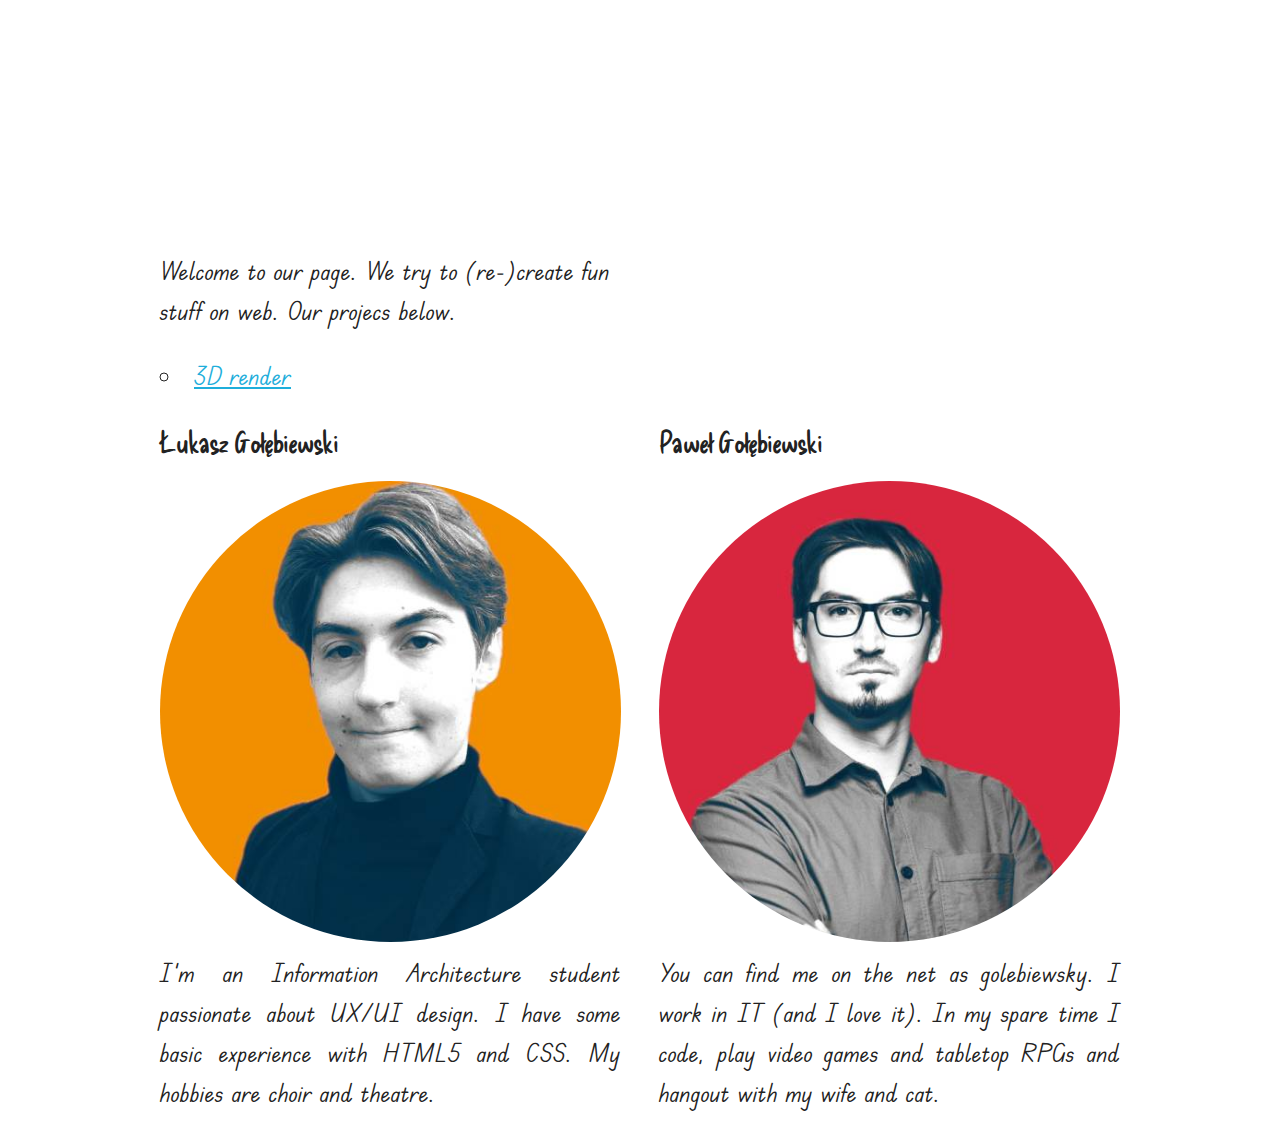
<file: docs/index.html>
<!DOCTYPE html>
<html lang="en">
<head>

  <!-- Basic Page Needs
  –––––––––––––––––––––––––––––––––––––––––––––––––– -->
  <meta charset="utf-8">
  <section class="header">
  <title>Zero Quality Assurance</title>
  </section>
  <meta name="description" content="">
  <meta name="author" content="">

  <!-- Mobile Specific Metas
  –––––––––––––––––––––––––––––––––––––––––––––––––– -->
  <meta name="viewport" content="width=device-width, initial-scale=1">

  <!-- FONT
  –––––––––––––––––––––––––––––––––––––––––––––––––– -->
  <link rel="preconnect" href="https://fonts.googleapis.com">
  <link rel="preconnect" href="https://fonts.gstatic.com" crossorigin>
  <link href="https://fonts.googleapis.com/css2?family=Delicious+Handrawn&family=Edu+TAS+Beginner&display=swap" rel="stylesheet">


  <!-- CSS
  –––––––––––––––––––––––––––––––––––––––––––––––––– -->
  <link rel="stylesheet" href="css/normalize.css">
  <link rel="stylesheet" href="css/skeleton.css">
  <link rel="stylesheet" href="css/custom.css">

  <!-- Favicon
  –––––––––––––––––––––––––––––––––––––––––––––––––– -->
  <link rel="icon" type="image/png" href="images/favicon.png">

</head>
<body>

  <!-- Primary Page Layout
  –––––––––––––––––––––––––––––––––––––––––––––––––– -->
  <div class="container">
    <div class="row">
      <div class="one-half column" style="margin-top: 5%">
        <section class="header">
          <svg viewbox="0 0 120 50" fill="no">
            <path
                 id="zero"
                 d="m 9.0014686,15.275189 c 1.7507694,0.33192 5.6139244,-1.053257 6.5246954,-0.85926 2.026992,1.015202 -7.2963462,6.966027 -6.9337051,9.573069 1.2078393,0.263025 5.3616791,-0.03278 7.4165811,-1.759181 1.346487,-2.258778 3.556225,-3.405357 4.314271,-4.315011 2.329972,-2.795968 -0.225413,-4.330407 -2.885586,-1.138201 -2.086725,2.504066 -2.277303,9.363522 2.116095,6.588747 5.560759,-3.512059 7.239551,-6.784523 7.466566,-6.103458 0.628186,1.884561 -0.404855,4.71879 -0.199478,6.261017 0.369947,2.778032 0.911118,-7.187425 7.224962,-8.445598 l 0.09901,-0.02637 c 4.039082,-5.2533317 7.272151,7.083846 1.809342,8.834655 -3.368013,1.079437 -3.156947,-7.417141 -2.002853,-7.849926"
                 fill="none"
                 stroke="black"
                 stroke-opacity=1
                 stroke-width=1
                 stroke-linecap="round"
                 stroke-linejoin="round"/>
              <path
                 d="m 52.444914,14.39388 c -1.962721,5.980009 -5.661973,11.043608 -7.229586,8.296749 -1.480626,-2.594448 6.207651,-10.077308 7.592329,-9.384969 1.310845,0.655422 -1.702222,10.035622 -1.735397,15.20203 -0.0026,0.381895 4.916873,-15.113915 4.98983,-14.787442 0.04312,0.0652 -2.551864,9.160413 0.144809,8.389941 1.211669,-0.34619 5.589448,-9.619482 5.525674,-9.137683 -0.723745,5.467784 -1.24122,6.420621 -1.897595,10.315779 -0.02939,0.174382 3.092169,-3.793729 3.082581,-3.590143 1.913705,-3.445881 7.603229,-5.891422 7.102929,-5.620724 -3.517204,1.903058 -8.331817,5.302843 -7.79771,8.938286 0.438255,2.983023 7.068399,-6.186421 8.528503,-8.079634 -2.148099,6.037993 -1.044223,10.863762 6.085959,4.3099 0.01803,0.07313 4.50918,-13.6884277 4.422103,-13.3821093 -1.208981,4.2530413 -6.961569,16.7910063 -2.852393,17.1618923 2.543583,0.22958 4.953249,-1.435459 6.135019,-3.0374 1.441556,-1.95409 2.624102,-6.980511 2.821132,-7.186866 -4.35519,13.292782 2.446515,17.068888 12.734739,-5.6124032 -2.565402,3.5984932 -3.825603,16.8123442 -4.309434,15.3059462 -0.78664,-2.35989 1.352968,-5.071417 1.352968,-7.369774 0,-0.425754 -4.664314,0.556684 -5.066977,0.758015 -0.124629,0.06232 1.246947,-0.04682 1.385977,-0.03755 1.256317,0.08376 2.636614,0.277584 3.758405,-0.279837 1.926749,-0.957409 5.877331,-1.411494 8.332221,-1.76202 -0.26102,0.935983 -1.9219,7.012957 -1.17379,8.32415 1.1484,2.012772 7.33899,-11.474 6.63685,-7.566629 -1.03732,5.772598 0.79415,10.679773 -2.1161,12.72862 -2.46779,1.73737 -6.79318,1.720771 -8.46437,-0.57712"
                 id="quality"
                 fill="none"
                 stroke="black"
                 stroke-opacity=1
                 stroke-width=1
                 stroke-linecap="round"
                 stroke-linejoin="round"/>
              <path
                 d="M 88.208882,9.0493484 C 87.270672,8.2249346 89.433336,8.0289696 88.480944,8.8226351"
                 id="dot"
                 fill="none"
                 stroke="black"
                 stroke-opacity=1
                 stroke-width=1
                 stroke-linecap="round"
                 stroke-linejoin="round"/>
               <path
                 d="m 21.776318,32.302701 c -8.847584,4.568007 -8.882602,10.335526 -7.053651,9.746863 2.446844,-0.787533 8.917457,-11.911772 7.726955,-8.368195 -2.454785,7.306763 0.28402,8.690144 5.528695,3.45366 0.115065,-0.114882 0.0041,-0.796974 -0.04456,-0.995767 -0.02568,-0.104855 0.484914,-0.875497 1.623446,-2.19338 0.809024,-0.936467 3.173645,-3.600738 3.500659,-2.011488 0.120344,-2.227819 -4.137143,2.395388 -5.030273,4.013228 -1.771073,3.20817 8.724291,-2.678654 7.617553,1.450972 -1.613318,6.01985 -5.145416,4.6426 -4.806315,3.582066 1.258532,-3.936036 7.525981,-5.235054 11.471671,-7.844268 1.568649,-1.037321 3.740431,-2.312594 3.332682,-2.448511 -0.809185,-0.269729 -2.622847,0.896587 -3.15131,1.314942 -6.054064,4.792701 0.404949,5.778206 1.677675,8.025642 0.827949,1.462024 -1.438082,2.835355 -1.809308,2.676013 3.25781,-2.741701 6.212374,-6.751379 7.265184,-10.27785 -0.05579,1.17681 -3.361784,12.686909 1.359419,6.929725 2.287165,-2.789043 3.973834,-7.470456 4.200128,-7.470456 -0.489007,3.29939 -1.376386,7.328093 -1.894498,10.661805 2.431419,-2.334488 3.475727,-5.181475 4.467146,-8.413065 0.26711,3.108711 -0.696325,3.764273 -0.696325,8.046935 0.568215,-6.16856 3.733745,-10.474476 7.844264,-11.335649"
                 id="assur"
                 fill="none"
                 stroke="black"
                 stroke-opacity=1
                 stroke-width=1
                 stroke-linecap="round"
                 stroke-linejoin="round"/>
                <path
                 d="m 69.933509,32.0462 c -4.632512,0.0084 -11.79077,11.795275 -7.149834,9.330067 2.985434,-1.585837 6.132596,-6.215798 5.9956,-6.123863 -2.293139,1.538872 0.194782,13.835746 6.373919,2.205711 0.07637,-0.143744 0.0892,-2.872146 0.354936,-3.536481 -0.606533,2.93756 1.615879,10.293065 0.743909,6.982581 -0.863054,-3.276894 2.877764,-10.908964 5.369502,-5.141574 2.542806,5.885614 0.602934,5.193788 3.994189,2.394051 0.120181,-0.09921 3.126782,-5.84642 5.508174,-6.248139 -5.882728,2.842467 -9.130577,17.513815 6.833124,4.715207 1.707919,-0.557806 5.597912,-2.628349 5.818472,-4.282558 0.43035,-3.227591 -5.346842,-1.473483 -6.091785,3.270336 -2.130466,7.704321 7.612635,2.186309 10.003345,0.224441"
                 id="ance"
                 fill="none"
                 stroke="black"
                 stroke-opacity=1
                 stroke-width=1
                 stroke-linecap="round"
                 stroke-linejoin="round"/>
          </svg>
        </section>
        <p>Welcome to our page. We try to (re-)create fun stuff on web. Our projecs below.</p>
        <ul>
          <li><a href='projects/3D-render/index.html'>3D render</a></li>
        </ul>
      </div>
    </div>
    <div class="row">
      <div class="one-half column">
        <h4>Łukasz Gołębiewski</h4>
        <img class="u-max-full-width meimg" src="images/lukasz.jpg">
        <section class="creator-info">
        <p>I'm an Information Architecture student passionate about UX/UI design. I have some basic experience with HTML5 and CSS. My hobbies are choir and theatre.</p>
        </section>
      </div>
      <div class="one-half column">
        <h4>Paweł Gołębiewski</h4>
        <img class="u-max-full-width meimg" src="images/pawel.jpg">
        <section class="creator-info">
        <p>You can find me on the net as golebiewsky. I work in IT (and I love it). In my spare time I code, play video games and tabletop RPGs and hangout with my wife and cat.</p>
        </section>
      </div>
    </div>
  </div>

<!-- End Document
  –––––––––––––––––––––––––––––––––––––––––––––––––– -->
</body>
</html>
</file>
<file: docs/css/skeleton.css>
/*
* Skeleton V2.0.4
* Copyright 2014, Dave Gamache
* www.getskeleton.com
* Free to use under the MIT license.
* http://www.opensource.org/licenses/mit-license.php
* 12/29/2014
*/


/* Table of contents
––––––––––––––––––––––––––––––––––––––––––––––––––
- Grid
- Base Styles
- Typography
- Links
- Buttons
- Forms
- Lists
- Code
- Tables
- Spacing
- Utilities
- Clearing
- Media Queries
*/


/* Grid
–––––––––––––––––––––––––––––––––––––––––––––––––– */
.container {
  position: relative;
  width: 100%;
  max-width: 960px;
  margin: 0 auto;
  padding: 0 20px;
  box-sizing: border-box; }
.column,
.columns {
  width: 100%;
  float: left;
  box-sizing: border-box; }

/* For devices larger than 400px */
@media (min-width: 400px) {
  .container {
    width: 85%;
    padding: 0; }
}

/* For devices larger than 550px */
@media (min-width: 550px) {
  .container {
    width: 80%; }
  .column,
  .columns {
    margin-left: 4%; }
  .column:first-child,
  .columns:first-child {
    margin-left: 0; }

  .one.column,
  .one.columns                    { width: 4.66666666667%; }
  .two.columns                    { width: 13.3333333333%; }
  .three.columns                  { width: 22%;            }
  .four.columns                   { width: 30.6666666667%; }
  .five.columns                   { width: 39.3333333333%; }
  .six.columns                    { width: 48%;            }
  .seven.columns                  { width: 56.6666666667%; }
  .eight.columns                  { width: 65.3333333333%; }
  .nine.columns                   { width: 74.0%;          }
  .ten.columns                    { width: 82.6666666667%; }
  .eleven.columns                 { width: 91.3333333333%; }
  .twelve.columns                 { width: 100%; margin-left: 0; }

  .one-third.column               { width: 30.6666666667%; }
  .two-thirds.column              { width: 65.3333333333%; }

  .one-half.column                { width: 48%; }

  /* Offsets */
  .offset-by-one.column,
  .offset-by-one.columns          { margin-left: 8.66666666667%; }
  .offset-by-two.column,
  .offset-by-two.columns          { margin-left: 17.3333333333%; }
  .offset-by-three.column,
  .offset-by-three.columns        { margin-left: 26%;            }
  .offset-by-four.column,
  .offset-by-four.columns         { margin-left: 34.6666666667%; }
  .offset-by-five.column,
  .offset-by-five.columns         { margin-left: 43.3333333333%; }
  .offset-by-six.column,
  .offset-by-six.columns          { margin-left: 52%;            }
  .offset-by-seven.column,
  .offset-by-seven.columns        { margin-left: 60.6666666667%; }
  .offset-by-eight.column,
  .offset-by-eight.columns        { margin-left: 69.3333333333%; }
  .offset-by-nine.column,
  .offset-by-nine.columns         { margin-left: 78.0%;          }
  .offset-by-ten.column,
  .offset-by-ten.columns          { margin-left: 86.6666666667%; }
  .offset-by-eleven.column,
  .offset-by-eleven.columns       { margin-left: 95.3333333333%; }

  .offset-by-one-third.column,
  .offset-by-one-third.columns    { margin-left: 34.6666666667%; }
  .offset-by-two-thirds.column,
  .offset-by-two-thirds.columns   { margin-left: 69.3333333333%; }

  .offset-by-one-half.column,
  .offset-by-one-half.columns     { margin-left: 52%; }

}


/* Base Styles
–––––––––––––––––––––––––––––––––––––––––––––––––– */
/* NOTE
html is set to 62.5% so that all the REM measurements throughout Skeleton
are based on 10px sizing. So basically 1.5rem = 15px :) */
html {
  font-size: 62.5%; }
body {
  font-size: 1.5em; /* currently ems cause chrome bug misinterpreting rems on body element */
  line-height: 1.6;
  font-weight: 400;
  font-family: "Raleway", "HelveticaNeue", "Helvetica Neue", Helvetica, Arial, sans-serif;
  color: #222; }


/* Typography
–––––––––––––––––––––––––––––––––––––––––––––––––– */
h1, h2, h3, h4, h5, h6 {
  margin-top: 0;
  margin-bottom: 2rem;
  font-weight: 300; }
h1 { font-size: 4.0rem; line-height: 1.2;  letter-spacing: -.1rem;}
h2 { font-size: 3.6rem; line-height: 1.25; letter-spacing: -.1rem; }
h3 { font-size: 3.0rem; line-height: 1.3;  letter-spacing: -.1rem; }
h4 { font-size: 2.4rem; line-height: 1.35; letter-spacing: -.08rem; }
h5 { font-size: 1.8rem; line-height: 1.5;  letter-spacing: -.05rem; }
h6 { font-size: 1.5rem; line-height: 1.6;  letter-spacing: 0; }

/* Larger than phablet */
@media (min-width: 550px) {
  h1 { font-size: 5.0rem; }
  h2 { font-size: 4.2rem; }
  h3 { font-size: 3.6rem; }
  h4 { font-size: 3.0rem; }
  h5 { font-size: 2.4rem; }
  h6 { font-size: 1.5rem; }
}

p {
  margin-top: 0; }


/* Links
–––––––––––––––––––––––––––––––––––––––––––––––––– */
a {
  color: #1EAEDB; }
a:hover {
  color: #0FA0CE; }


/* Buttons
–––––––––––––––––––––––––––––––––––––––––––––––––– */
.button,
button,
input[type="submit"],
input[type="reset"],
input[type="button"] {
  display: inline-block;
  height: 38px;
  padding: 0 30px;
  color: #555;
  text-align: center;
  font-size: 11px;
  font-weight: 600;
  line-height: 38px;
  letter-spacing: .1rem;
  text-transform: uppercase;
  text-decoration: none;
  white-space: nowrap;
  background-color: transparent;
  border-radius: 4px;
  border: 1px solid #bbb;
  cursor: pointer;
  box-sizing: border-box; }
.button:hover,
button:hover,
input[type="submit"]:hover,
input[type="reset"]:hover,
input[type="button"]:hover,
.button:focus,
button:focus,
input[type="submit"]:focus,
input[type="reset"]:focus,
input[type="button"]:focus {
  color: #333;
  border-color: #888;
  outline: 0; }
.button.button-primary,
button.button-primary,
input[type="submit"].button-primary,
input[type="reset"].button-primary,
input[type="button"].button-primary {
  color: #FFF;
  background-color: #33C3F0;
  border-color: #33C3F0; }
.button.button-primary:hover,
button.button-primary:hover,
input[type="submit"].button-primary:hover,
input[type="reset"].button-primary:hover,
input[type="button"].button-primary:hover,
.button.button-primary:focus,
button.button-primary:focus,
input[type="submit"].button-primary:focus,
input[type="reset"].button-primary:focus,
input[type="button"].button-primary:focus {
  color: #FFF;
  background-color: #1EAEDB;
  border-color: #1EAEDB; }


/* Forms
–––––––––––––––––––––––––––––––––––––––––––––––––– */
input[type="email"],
input[type="number"],
input[type="search"],
input[type="text"],
input[type="tel"],
input[type="url"],
input[type="password"],
textarea,
select {
  height: 38px;
  padding: 6px 10px; /* The 6px vertically centers text on FF, ignored by Webkit */
  background-color: #fff;
  border: 1px solid #D1D1D1;
  border-radius: 4px;
  box-shadow: none;
  box-sizing: border-box; }
/* Removes awkward default styles on some inputs for iOS */
input[type="email"],
input[type="number"],
input[type="search"],
input[type="text"],
input[type="tel"],
input[type="url"],
input[type="password"],
textarea {
  -webkit-appearance: none;
     -moz-appearance: none;
          appearance: none; }
textarea {
  min-height: 65px;
  padding-top: 6px;
  padding-bottom: 6px; }
input[type="email"]:focus,
input[type="number"]:focus,
input[type="search"]:focus,
input[type="text"]:focus,
input[type="tel"]:focus,
input[type="url"]:focus,
input[type="password"]:focus,
textarea:focus,
select:focus {
  border: 1px solid #33C3F0;
  outline: 0; }
label,
legend {
  display: block;
  margin-bottom: .5rem;
  font-weight: 600; }
fieldset {
  padding: 0;
  border-width: 0; }
input[type="checkbox"],
input[type="radio"] {
  display: inline; }
label > .label-body {
  display: inline-block;
  margin-left: .5rem;
  font-weight: normal; }


/* Lists
–––––––––––––––––––––––––––––––––––––––––––––––––– */
ul {
  list-style: circle inside; }
ol {
  list-style: decimal inside; }
ol, ul {
  padding-left: 0;
  margin-top: 0; }
ul ul,
ul ol,
ol ol,
ol ul {
  margin: 1.5rem 0 1.5rem 3rem;
  font-size: 90%; }
li {
  margin-bottom: 1rem; }


/* Code
–––––––––––––––––––––––––––––––––––––––––––––––––– */
code {
  padding: .2rem .5rem;
  margin: 0 .2rem;
  font-size: 90%;
  white-space: nowrap;
  background: #F1F1F1;
  border: 1px solid #E1E1E1;
  border-radius: 4px; }
pre > code {
  display: block;
  padding: 1rem 1.5rem;
  white-space: pre; }


/* Tables
–––––––––––––––––––––––––––––––––––––––––––––––––– */
th,
td {
  padding: 12px 15px;
  text-align: left;
  border-bottom: 1px solid #E1E1E1; }
th:first-child,
td:first-child {
  padding-left: 0; }
th:last-child,
td:last-child {
  padding-right: 0; }


/* Spacing
–––––––––––––––––––––––––––––––––––––––––––––––––– */
button,
.button {
  margin-bottom: 1rem; }
input,
textarea,
select,
fieldset {
  margin-bottom: 1.5rem; }
pre,
blockquote,
dl,
figure,
table,
p,
ul,
ol,
form {
  margin-bottom: 2.5rem; }


/* Utilities
–––––––––––––––––––––––––––––––––––––––––––––––––– */
.u-full-width {
  width: 100%;
  box-sizing: border-box; }
.u-max-full-width {
  max-width: 100%;
  box-sizing: border-box; }
.u-pull-right {
  float: right; }
.u-pull-left {
  float: left; }


/* Misc
–––––––––––––––––––––––––––––––––––––––––––––––––– */
hr {
  margin-top: 3rem;
  margin-bottom: 3.5rem;
  border-width: 0;
  border-top: 1px solid #E1E1E1; }


/* Clearing
–––––––––––––––––––––––––––––––––––––––––––––––––– */

/* Self Clearing Goodness */
.container:after,
.row:after,
.u-cf {
  content: "";
  display: table;
  clear: both; }


/* Media Queries
–––––––––––––––––––––––––––––––––––––––––––––––––– */
/*
Note: The best way to structure the use of media queries is to create the queries
near the relevant code. For example, if you wanted to change the styles for buttons
on small devices, paste the mobile query code up in the buttons section and style it
there.
*/


/* Larger than mobile */
@media (min-width: 400px) {}

/* Larger than phablet (also point when grid becomes active) */
@media (min-width: 550px) {}

/* Larger than tablet */
@media (min-width: 750px) {}

/* Larger than desktop */
@media (min-width: 1000px) {}

/* Larger than Desktop HD */
@media (min-width: 1200px) {}
</file>
<file: docs/css/custom.css>
body {
	font-family: 'Edu TAS Beginner', cursive;
	font-size: 2.5em;
}

h1, h2, h3, h4 {
	font-family: 'Delicious Handrawn', cursive;
}

img {
	border-radius: 100%;
}

.header {
	text-align: center;
}

.creator-info {
	text-align: justify;
}

#zero {
	stroke-dasharray: 104;
	stroke-dashoffset: 104;
	animation: anim 1s ease;
	animation-fill-mode: forwards;
  }
  
  #quality {
	stroke-dasharray: 308;
	stroke-dashoffset: 308;
	animation: anim 2s ease;
	animation-delay: 1s;
	animation-fill-mode: forwards;
  }
  
  #assur {
	stroke-dasharray: 187;
	stroke-dashoffset: 187;
	animation: anim 2s ease;
	animation-delay: 3s;
	animation-fill-mode: forwards;
  }
  
  #ance {
	stroke-dasharray: 136;
	stroke-dashoffset: 136;
	animation: anim 2s ease;
	animation-delay: 5s;
	animation-fill-mode: forwards;
  }

  #dot {
	stroke-dasharray: 2;
	stroke-dashoffset: 2;
	animation: anim 1s ease;
	animation-delay: 7s;
	animation-fill-mode: forwards;
  }
  
  @keyframes anim {
	to {
	  stroke-dashoffset: 0;
	}
  }
</file>
